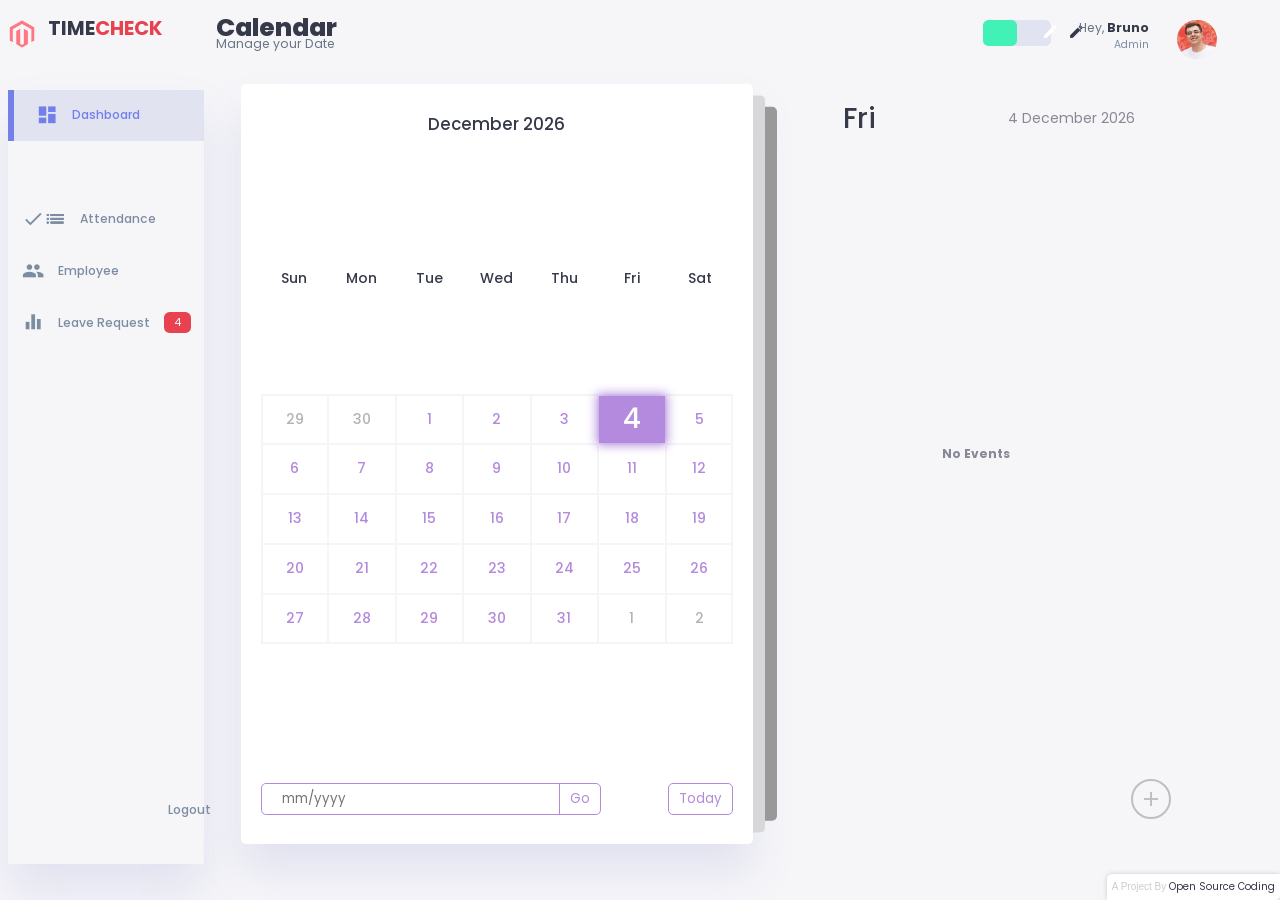
<file: Calenderr/index.html>
<!DOCTYPE html>
<html lang="en">

<head>
  <meta charset="UTF-8" />
  <meta http-equiv="X-UA-Compatible" content="IE=edge" />
  <meta name="viewport" content="width=device-width, initial-scale=1.0" />
  <title>Admin Dashboard</title>

  <link href="https://fonts.googleapis.com/icon?family=Material+Icons+Sharp" rel="stylesheet" />

  <link rel="stylesheet" href="./style.css" />

</head>

<body>
  <div class="container">
    <aside>

      <div class="top">
        <div class="logo">
          <img src="./images/logo.png" alt="Logo" />
          <h2>TIME<span class="primary-variant">CHECK</span></h2>
        </div>
        <div class="close" id="close-btn">
          <span class="material-icons-sharp"> close </span>
        </div>
      </div>

      <div class="sidebar">
        <a href="#" class="active">
          <span class="material-icons-sharp"> dashboard </span>
          <h3>Dashboard</h3>
        </a>
        <a href="#">
          <span class="material-icons-sharp">
            calendar_month
          </span>
          <h3>Calendar</h3>
        </a>
        <a href="#">
          <span class="material-icons-sharp">
            checklist
          </span>
          <h3>Attendance</h3>
        </a>
        <a href="#">
          <span class="material-icons-sharp">
            group
          </span>
          <h3>Employee</h3>
        </a>
        
        <a href="#">
          <span class="material-icons-sharp">
            equalizer
          </span>
          <h3>Leave Request</h3>
          <span class="message-count">4</span>
        </a>
        
        <a href="#">
          <span class="material-icons-sharp"> logout </span>
          <h3>Logout</h3>
        </a>
      </div>
    </aside>
    <main>
      <div class="top">
        <div class="left">
          <div class="employee-text">
            <h1>Calendar</h1>
            <p>Manage your Date</p>
          </div>
        </div>
        <div class="right">
          <button id="menu-btn">
            <span class="material-icons-sharp"> menu </span>
          </button>
          <div class="theme-toggler">
            <span class="material-icons-sharp active"> light_mode </span>
            <span class="material-icons-sharp"> dark_mode </span>
          </div>
          <div class="profile">
            <div class="info">
              <p>Hey, <b>Bruno</b></p>
              <small class="text-muted">Admin</small>
            </div>
            <div class="profile-photo">
              <img src="./images/profile-1.jpg" alt="Profile Picture" />
            </div>
          </div>
        </div>
      </div>
      <div class="container1">
        <div class="left1">
          <div class="calendar">
            <div class="month">
              <i class="fas fa-angle-left prev"></i>
              <div class="date">december 2015</div>
              <i class="fas fa-angle-right next"></i>
            </div>
            <div class="weekdays">
              <div>Sun</div>
              <div>Mon</div>
              <div>Tue</div>
              <div>Wed</div>
              <div>Thu</div>
              <div>Fri</div>
              <div>Sat</div>
            </div>
            <div class="days"></div>
            <div class="goto-today">
              <div class="goto">
                <input type="text" placeholder="mm/yyyy" class="date-input" />
                <button class="goto-btn">Go</button>
              </div>
              <button class="today-btn">Today</button>
            </div>
          </div>
        </div>
        <div class="right1">
          <div class="today-date">
            <div class="event-day">wed</div>
            <div class="event-date">12th december 2022</div>
          </div>
          <div class="events"></div>
          <div class="add-event-wrapper">
            <div class="add-event-header">
              <div class="title">Add Event</div>
              <i class="fas fa-times close"></i>
            </div>
            <div class="add-event-body">
              <div class="add-event-input">
                <input type="text" placeholder="Event Name" class="event-name" />
              </div>
              <div class="add-event-input">
                <input
                  type="text"
                  placeholder="Event Time From"
                  class="event-time-from"
                />
              </div>
              <div class="add-event-input">
                <input
                  type="text"
                  placeholder="Event Time To"
                  class="event-time-to"
                />
              </div>
            </div>
            <div class="add-event-footer">
              <button class="add-event-btn">Add Event</button>
            </div>
          </div>
        </div>
        <button class="add-event">
          <span class="material-icons-sharp"> add </span>
        </button>
      </div>
    </main>
  </div>
  <script src="./cal.js"></script>
  <script src="./index.js"></script>
</body>

</html>
</file>
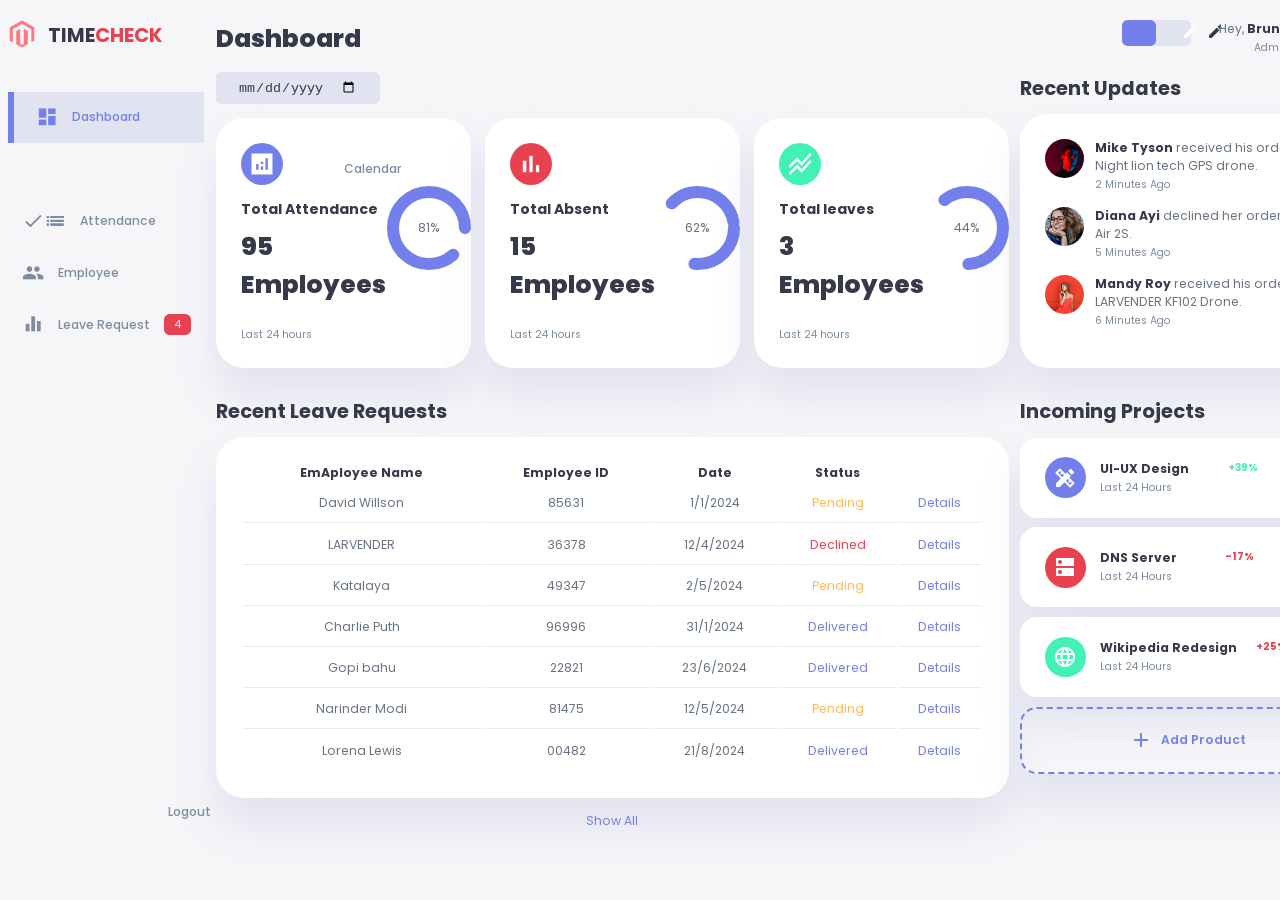
<file: Dashboard/index.html>
<!DOCTYPE html>
<html lang="en">

<head>
  <meta charset="UTF-8" />
  <meta http-equiv="X-UA-Compatible" content="IE=edge" />
  <meta name="viewport" content="width=device-width, initial-scale=1.0" />
  <title>Admin Dashboard</title>

  <link href="https://fonts.googleapis.com/icon?family=Material+Icons+Sharp" rel="stylesheet" />

  <link rel="stylesheet" href="./style.css" />

</head>

<body>
  <div class="container">
    <aside>

      <div class="top">
        <div class="logo">
          <img src="./images/logo.png" alt="Logo" />
          <h2>TIME<span class="primary-variant">CHECK</span></h2>
        </div>
        <div class="close" id="close-btn">
          <span class="material-icons-sharp"> close </span>
        </div>
      </div>

      <div class="sidebar">
        <a href="/Dahboard/index.html" class="active">
          <span class="material-icons-sharp"> dashboard </span>
          <h3>Dashboard</h3>
        </a>
        <a href="#">
          <span class="material-icons-sharp">
            calendar_month
          </span>
          <h3>Calendar</h3>
        </a>
        <a href="/Attendance/index.html">
          <span class="material-icons-sharp">
            checklist
          </span>
          <h3>Attendance</h3>
        </a>
        <a href="#">
          <span class="material-icons-sharp">
            group
          </span>
          <h3>Employee</h3>
        </a>
        
        <a href="#">
          <span class="material-icons-sharp">
            equalizer
          </span>
          <h3>Leave Request</h3>
          <span class="message-count">4</span>
        </a>
        
        <a href="#">
          <span class="material-icons-sharp"> logout </span>
          <h3>Logout</h3>
        </a>
      </div>
    </aside>
   
      <main>
        <h1>Dashboard</h1>

        <div class="date">
          <input type="date" />
        </div>

        <div class="insights">
          <!-- SALES -->
          <div class="sales">
            <span class="material-icons-sharp"> analytics </span>
            <div class="middle">
              <div class="left">
                <h3>Total Attendance</h3>
                <h1>95 Employees</h1>
              </div>
              <div class="progress">
                <svg>
                  <circle cx="38" cy="38" r="36"></circle>
                </svg>
                <div class="number">
                  <p>81%</p>
                </div>
              </div>
            </div>
            <small class="text-muted"> Last 24 hours </small>
          </div>

          <!-- EXPENSES -->
          <div class="expenses">
            <span class="material-icons-sharp"> bar_chart </span>
            <div class="middle">
              <div class="left">
                <h3>Total Absent</h3>
                <h1>15 Employees</h1>
              </div>
              <div class="progress">
                <svg>
                  <circle cx="38" cy="38" r="36"></circle>
                </svg>
                <div class="number">
                  <p>62%</p>
                </div>
              </div>
            </div>
            <small class="text-muted"> Last 24 hours </small>
          </div>

          <!-- INCOME -->
          <div class="income">
            <span class="material-icons-sharp"> stacked_line_chart </span>
            <div class="middle">
              <div class="left">
                <h3>Total leaves</h3>
                <h1>3 Employees</h1>
              </div>
              <div class="progress">
                <svg>
                  <circle cx="38" cy="38" r="36"></circle>
                </svg>
                <div class="number">
                  <p>44%</p>
                </div>
              </div>
            </div>
            <small class="text-muted"> Last 24 hours </small>
          </div>
        </div>

        <div class="recent-orders">
          <h2>Recent Leave Requests</h2>
          <table id="recent-orders--table">
            <thead>
              <tr>
                <th>EmAployee Name</th>
                <th>Employee ID</th>
                <th>Date</th>
                <th>Status</th>
                <th></th>
              </tr>
            </thead>
            <!-- Add tbody here | JS insertion -->
          </table>
          <a href="#">Show All</a>
        </div>
      </main>

      <div class="right">
        <div class="top">
          <button id="menu-btn">
            <span class="material-icons-sharp"> menu </span>
          </button>
          <div class="theme-toggler">
            <span class="material-icons-sharp active"> light_mode </span>
            <span class="material-icons-sharp"> dark_mode </span>
          </div>
          <div class="profile">
            <div class="info">
              <p>Hey, <b>Bruno</b></p>
              <small class="text-muted">Admin</small>
            </div>
            <div class="profile-photo">
              <img src="./images/profile-1.jpg" alt="Profile Picture" />
            </div>
          </div>
        </div>

        <div class="recent-updates">
          <h2>Recent Updates</h2>
          <!-- Add updates div here | JS insertion -->
        </div>

        <div class="sales-analytics">
          <h2>Incoming Projects</h2>
          <div id="analytics">
            <!-- Add items div here | JS insertion -->
          </div>
          <div class="item add-product">
            <div>
              <span class="material-icons-sharp"> add </span>
              <h3>Add Product</h3>
            </div>
          </div>
        </div>
      </div>
    
  </div>

  <script src="./constants/recent-order-data.js"></script>
  <script src="./constants/update-data.js"></script>
  <script src="./constants/sales-analytics-data.js"></script>
  <script src="./index.js"></script>
</body>

</html>
</file>
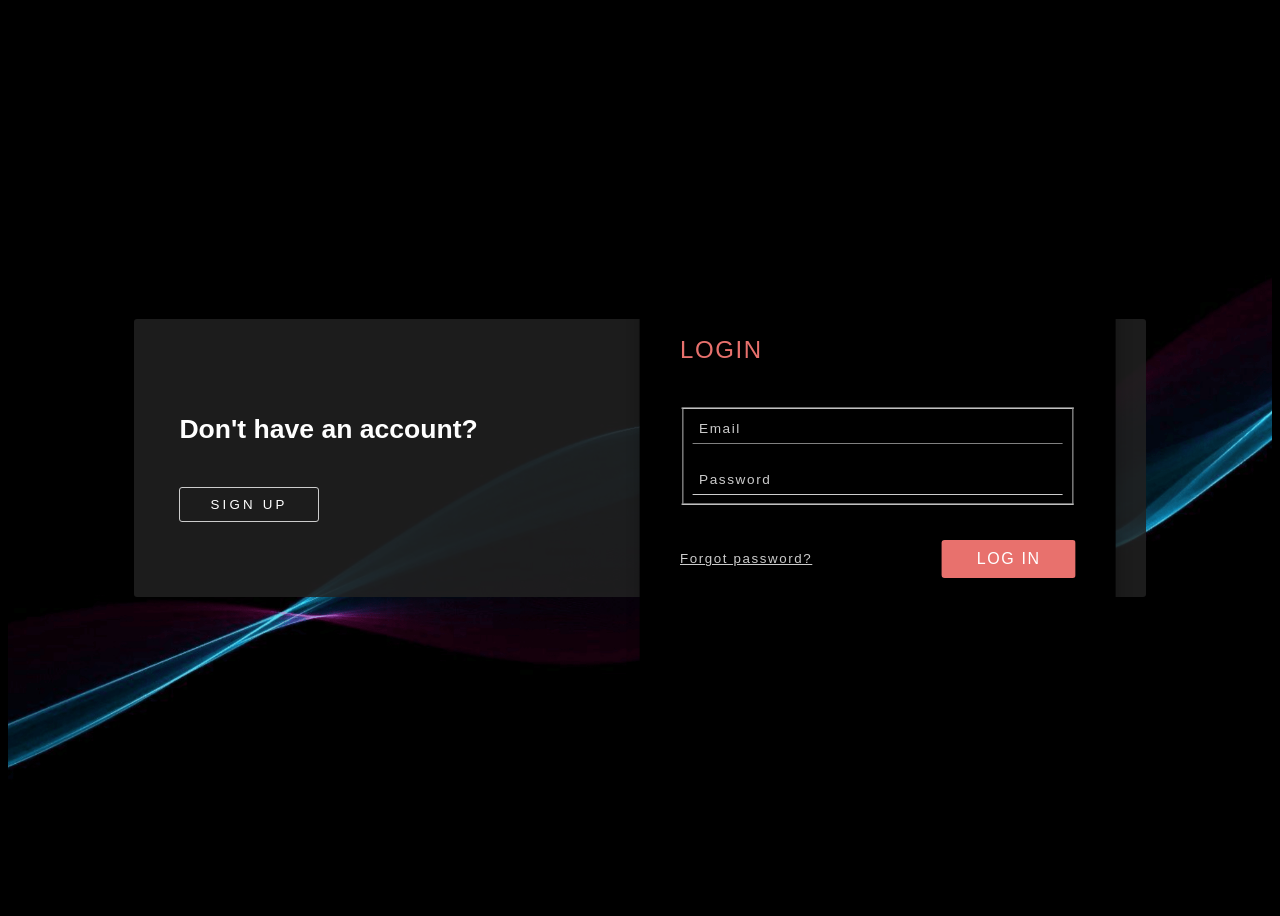
<file: Log in/1.html>
<!DOCTYPE html>
<html lang="en">
<head>
    <meta charset="UTF-8">
    <meta name="viewport" content="width=device-width, initial-scale=1.0">
    <title>Document</title>
    <link rel="stylesheet" href="1.css">
</head>
<body>
    <section class="user">
        <div class="user_options-container">
          <div class="user_options-text">
            <div class="user_options-unregistered">
              <h2 class="user_unregistered-title">Don't have an account?</h2>
              <button class="user_unregistered-signup" id="signup-button">Sign up</button>
            </div>
      
            <div class="user_options-registered">
              <h2 class="user_registered-title">Have an account?</h2>
              <button class="user_registered-login" id="login-button">Login</button>
            </div>
          </div>
          
          <div class="user_options-forms" id="user_options-forms">
            <div class="user_forms-login">
              <h2 class="forms_title">Login</h2>
              <form class="forms_form">
                <fieldset class="forms_fieldset">
                  <div class="forms_field">
                    <input type="email" placeholder="Email" class="forms_field-input" required autofocus />
                  </div>
                  <div class="forms_field">
                    <input type="password" placeholder="Password" class="forms_field-input" required />
                  </div>
                </fieldset>
                <div class="forms_buttons">
                  <button type="button" class="forms_buttons-forgot">Forgot password?</button>
                  <input type="submit" value="Log In" class="forms_buttons-action">
                </div>
              </form>
            </div>
            <div class="user_forms-signup">
              <h2 class="forms_title">Sign Up</h2>
              <form class="forms_form">
                <fieldset class="forms_fieldset">
                  <div class="forms_field">
                    <input type="text" placeholder="Full Name" class="forms_field-input" required />
                  </div>
                  <div class="forms_field">
                    <input type="email" placeholder="Email" class="forms_field-input" required />
                  </div>
                  <div class="forms_field">
                    <input type="password" placeholder="Password" class="forms_field-input" required />
                  </div>
                </fieldset>
                <div class="forms_buttons">
                  <input type="submit" value="Sign up" class="forms_buttons-action">
                </div>
              </form>
            </div>
          </div>
        </div>
      </section>
      <script>
        /**
 * Variables
 */
const signupButton = document.getElementById('signup-button'),
    loginButton = document.getElementById('login-button'),
    userForms = document.getElementById('user_options-forms')

/**
 * Add event listener to the "Sign Up" button
 */
signupButton.addEventListener('click', () => {
  userForms.classList.remove('bounceRight')
  userForms.classList.add('bounceLeft')
}, false)

/**
 * Add event listener to the "Login" button
 */
loginButton.addEventListener('click', () => {
  userForms.classList.remove('bounceLeft')
  userForms.classList.add('bounceRight')
}, false)
      </script>
</body>
</html>
</file>
<file: Calenderr/style.css>
/* DECLARATIONS */
@import url("https://fonts.googleapis.com/css2?family=Poppins:wght@300;400;500;600;700;800&display=swap");

/* ROOT VARIABLES */
:root {
  --color-primary: #7380ec;
  --color-danger: #e8414f;
  --color-success: #41f1b6;
  --color-warning: #ffbb55;
  --color-white: #fff;
  --color-info-dark: #7d8da1;
  --color-info-light: #a5a5a5;
  --color-dark: #363949;
  --color-light: rgba(132, 139, 200, 0.18);
  --color-primary-variant: #111e88;
  --color-dark-variant: #677483;
  --color-background: #f6f6f9;

  --card-border-radius: 2rem;
  --border-radius-1: 0.4rem;
  --border-radius-2: 0.8rem;
  --border-radius-3: 1.2rem;
  --color-back:#f2f2f2;
  --card-padding: 1.8rem;
  --padding-1: 1.2rem;

  --box-shadow: 0 2rem 3rem var(--color-light);
}

/* DARK THEME VARIABLES */
.dark-theme-variables {
  --color-background: #181a1e;
  --color-white: #202528;
  --color-dark: #edeffd;
  --color-dark-variant: #a3bdcc;
  --color-back:#444;
  --color-light: rgba(0, 0, 0, 0.4);
  --box-shadow: 0 2rem 3rem var(--color-light);
}

/* STYLES */
* {
  margin: 0;
  padding: 0;
  outline: 0;
  appearance: none;
  border: 0;
  text-decoration: none;
  list-style: none;
  box-sizing: border-box;
}
html {
  font-size: 14px;
}
body {
  width: 100vw;
  height: 100vh;
  font-family: poppins, sans-serif;
  font-size: 0.88rem;
  background: var(--color-background);
  user-select: none;
  overflow-x: hidden;
  color: var(--color-dark);

}
.container {
  display: grid;
  width: 98%;
  margin: 0 auto;
  gap: 1.8rem;
  grid-template-columns: 14rem auto 23rem;
  margin-left: 0.6rem;
  
}
a {
  color: var(--color-dark);
}
img {
  display: block;
  width: 100%;
}
h1 {
  font-weight: 800;
  font-size: 1.8rem;
}
h2 {
  font-size: 1.4rem;
}
h3 {
  font-size: 0.87rem;
}
h4 {
  font-size: 0.8rem;
}
h5 {
  font-family: 0.77rem;
}
small {
  font-size: 0.75rem;
}
.profile-photo {
  width: 2.8rem;
  height: 2.8rem;
  border-radius: 50%;
  overflow: hidden;
}
.text-muted {
  color: var(--color-info-dark);
}
p {
  color: var(--color-dark-variant);
}
b {
  color: var(--color-dark);
}
.primary {
  color: var(--color-primary);
}
.danger {
  color: var(--color-danger);
}
.success {
  color: var(--color-success);
}
.warning {
  color: var(--color-warning);
}
.primary-variant{
  color:var(--color-danger)
}
/* START ASIDE */
aside {
  height: 100vh;
}
aside .top {
  display: flex;
  align-items: center;
  justify-content: space-between;
  margin-top: 1.4rem;
}

/* Improved Theme Toggler */
.right .theme-toggler span.active {
  background-color: var(--color-success);
  color: var(--color-white);
  transition: background-color 0.3s ease;
}

body {
  transition: background-color 0.3s ease, color 0.3s ease;
}
aside .logo {
  display: flex;
  gap: 0.8rem;
}
aside .logo img {
  width: 2rem;
  height: 2rem;
}
aside .close {
  display: none;
}

/* START SIDEBAR */
aside .sidebar {
  display: flex;
  flex-direction: column;
  height: 86vh;
  position: relative;
  top: 3rem;
  box-shadow: var(--box-shadow);
}
aside h3 {
  font-weight: 500;
}
aside .sidebar a {
  display: flex;
  color: var(--color-info-dark);
  margin-left: 1rem;
  gap: 1rem;
  align-items: center;
  position: relative;
  height: 3.7rem;
  transition: all 300ms ease;
}
aside .sidebar a span {
  font-size: 1.6rem;
  transition: all 300ms ease;
}
aside .sidebar a:last-child {
  position: absolute;
  bottom: 2rem;
  width: 100%;
}
aside .sidebar a.active {
  background: var(--color-light);
  color: var(--color-primary);
  margin-left: 0;
}
aside .sidebar a.active:before {
  content: "";
  width: 6px;
  height: 100%;
  background: var(--color-primary);
}
aside .sidebar a.active span {
  color: var(--color-primary);
  margin-left: calc(1rem - 6px);
}
aside .sidebar a:hover {
  color: var(--color-primary);
}
aside .sidebar a:hover span {
  margin-left: 1rem;
}
aside .sidebar .message-count {
  background: var(--color-danger);
  color: var(--color-white);
  padding: 2px 10px;
  font-size: 11px;
  border-radius: var(--border-radius-1);
}
.top1{
  display: flex;
 flex-wrap: wrap;
}
main{
  margin-left: -1rem;
}

table {
  border-collapse: collapse;
  font-family: Arial, sans-serif;
  box-shadow:var(--box-shadow); /* Adds a subtle shadow */
  z-index: 10; 
  margin-top: -1.5rem;
  width: 100%;
  border-radius: var(--border-radius-1);
}
thead tr {
  background-color: var(--color-back);
  
}

th, td {
  padding: 12px 15px;
  text-align: left;
  vertical-align: middle;
  
}


.profile-pic {
  width: 32px;
  height: 32px;
  border-radius: 50%;
  vertical-align: middle;
  margin-right: 8px;
}

.top {
  display: flex;
  justify-content: space-between;
  gap: 2rem;
  width: 143%;
  line-height: 1.2rem;
}
.top button {
  display: none;
}
.theme-toggler {
  background: var(--color-light);
  display: flex;
  justify-content: space-between;
  align-items: center;
  height: 1.9rem;
  width: 4.9rem;
  cursor: pointer;
  border-radius: var(--border-radius-1);
}
.theme-toggler span {
  font-size: 1.2rem;
  width: 50%;
  height: 100%;
  display: flex;
  align-items: center;
  justify-content: center;
}
.theme-toggler span.active {
  background: var(--color-primary);
  color: white;
  border-radius: var(--border-radius-1);
}
.top .profile {
  display: flex;
  gap: 2rem;
  text-align: right;
}

.right {
  margin-top: 1.4rem;
  margin-left:-1rem ;
  display: flex;
  gap: 2REM;
}
.left {
  margin-top: 1.4rem;
}
:root {
  --primary-clr: #b38add;
}
* {
  margin: 0;
  padding: 0;
  box-sizing: border-box;
  font-family: "Poppins", sans-serif;
}
/* nice scroll bar */
::-webkit-scrollbar {
  width: 5px;
}
::-webkit-scrollbar-track {
  background: #f5f5f5;
  border-radius: 50px;
}
::-webkit-scrollbar-thumb {
  background: var(--primary-clr);
  border-radius: 50px;
}

.container1 {
  position: relative;
  width: 145%;
  height: 90%;
  margin: 0 auto;
  padding: 5px;
  color: #fff;
  display: flex;
  
  border-radius: 10px;
  
}
.left1 {
  width: 55%;
  padding: 20px;
}
.calendar {
  position: relative;
  width: 100%;
  height:100%;
  display: flex;
  flex-direction: column;
  flex-wrap: wrap;
  justify-content: space-between;
  color:var(--color-dark);
  border-radius: 5px;
  background-color: var(--color-white);
  box-shadow: var(--box-shadow);
}
/* set after behind the main element */
.calendar::before,
.calendar::after {
  content: "";
  position: absolute;
  top: 50%;
  left: 100%;
  width: 12px;
  height: 97%;
  border-radius: 0 5px 5px 0;
  background-color: #d3d4d6d7;
  transform: translateY(-50%);
}
.calendar::before {
  height: 94%;
  left: calc(100% + 12px);
  background-color: rgb(153, 153, 153);
}
.calendar .month {
  width: 100%;
  height: 80px;
  display: flex;
  align-items: center;
  justify-content: space-between;
  padding: 0 50px;
  font-size: 1.2rem;
  font-weight: 500;
  text-transform: capitalize;
}
.calendar .month .prev,
.calendar .month .next {
  cursor: pointer;
}
.calendar .month .prev:hover,
.calendar .month .next:hover {
  color: var(--primary-clr);
}
.calendar .weekdays {
  width: 100%;
  height: 10px;
  display: flex;
  align-items: center;
  justify-content: space-between;
  padding: 0 20px;
  font-size: 1rem;
  font-weight: 500;
  text-transform: capitalize;
}
.weekdays div {
  width: 14.28%;
  height: 80%;
  display: flex;
  align-items: center;
  justify-content: center;
}
.calendar .days {
  width: 100%;
  display: flex;
  flex-wrap: wrap;
  justify-content: space-between;
  padding: 0 20px;
  font-size: 1rem;
  font-weight: 500;
  margin-bottom: 20px;
}
.calendar .days .day {
  width: 14.28%;
  height: 50px;
  display: flex;
  align-items: center;
  justify-content: center;
  cursor: pointer;
  color: var(--primary-clr);
  border: 1px solid #f5f5f5;
}
.calendar .days .day:nth-child(7n + 1) {
  border-left: 2px solid #f5f5f5;
}
.calendar .days .day:nth-child(7n) {
  border-right: 2px solid #f5f5f5;
}
.calendar .days .day:nth-child(-n + 7) {
  border-top: 2px solid #f5f5f5;
}
.calendar .days .day:nth-child(n + 29) {
  border-bottom: 2px solid #f5f5f5;
}

.calendar .days .day:not(.prev-date, .next-date):hover {
  color: #fff;
  background-color: var(--primary-clr);
}
.calendar .days .prev-date,
.calendar .days .next-date {
  color: #b3b3b3;
}
.calendar .days .active {
  position: relative;
  font-size: 2rem;
  color: #fff;
  background-color: var(--primary-clr);
}
.calendar .days .active::before {
  content: "";
  position: absolute;
  top: 0;
  left: 0;
  width: 100%;
  height: 100%;
  box-shadow: 0 0 10px 2px var(--primary-clr);
}
.calendar .days .today {
  font-size: 2rem;
}
.calendar .days .event {
  position: relative;
}
.calendar .days .event::after {
  content: "";
  position: absolute;
  bottom: 10%;
  left: 50%;
  width: 75%;
  height: 6px;
  border-radius: 30px;
  transform: translateX(-50%);
  background-color: var(--primary-clr);
}
.calendar .days .day:hover.event::after {
  background-color: #fff;
}
.calendar .days .active.event::after {
  background-color: #fff;
  bottom: 20%;
}
.calendar .days .active.event {
  padding-bottom: 10px;
}
.calendar .goto-today {
  width: 100%;
  height: 50px;
  display: flex;
  align-items: center;
  justify-content: space-between;
  gap: 5px;
  padding: 0 20px;
  margin-bottom: 20px;
  color: var(--primary-clr);
}
.calendar .goto-today .goto {
  display: flex;
  align-items: center;
  border-radius: 5px;
  overflow: hidden;
  border: 1px solid var(--primary-clr);
}
.calendar .goto-today .goto input {
  width: 100%;
  height: 30px;
  outline: none;
  border: none;
  border-radius: 5px;
  padding: 0 20px;
  color: var(--primary-clr);
  border-radius: 5px;
}
.date-input{
  background-color: var(--color-white);
}
.calendar .goto-today button {
  padding: 5px 10px;
  border: 1px solid var(--primary-clr);
  border-radius: 5px;
  background-color: transparent;
  cursor: pointer;
  color: var(--primary-clr);
}
.calendar .goto-today button:hover {
  color: #fff;
  background-color: var(--primary-clr);
}
.calendar .goto-today .goto button {
  border: none;
  border-left: 1px solid var(--primary-clr);
  border-radius: 0;
}
.container .right1 {
  position: relative;
  width: 40%;
  min-height: 100%;
  padding: 20px 0;
  
}

.right1 .today-date {
  width: 100%;
  height: 50px;
  display: flex;
  flex-wrap: wrap;
  gap: 10px;
  align-items: center;
  justify-content: space-between;
  padding: 0 40px;
  padding-left: 70px;
  margin-top: 10px;
  margin-bottom: 10px;
  text-transform: capitalize;
  
}
.right1 .today-date .event-day {
  font-size: 2rem;
  font-weight: 500;
  color: var(--color-dark);
}
.right1 .today-date .event-date {
  font-size: 1rem;
  font-weight: 400;
  color: #878895;
}
.events {
  width: 100%;
  height: 80%;
  max-height: 600px;
  overflow-x: hidden;
  overflow-y: auto;
  display: flex;
  flex-direction: column;
  padding-left: 4px;
}
.events .event {
  position: relative;
  width: 95%;
  min-height: 70px;
  display: flex;
  justify-content: center;
  flex-direction: column;
  gap: 5px;
  padding: 0 20px;
  padding-left: 50px;
  color: #fff;
  background: linear-gradient(90deg, #3f4458, transparent);
  cursor: pointer;
}
/* even event */
.events .event:hover {
  
  background: linear-gradient(90deg, #e0e4ed, transparent);
}
.events .event .title {
  display: flex;
  align-items: center;
  pointer-events: none;
}
.events .event .title .event-title {
  font-size: 1rem;
  font-weight: 400;
  margin-left: 20px;
}
.events .event i {
  color: var(--primary-clr);
  font-size: 0.5rem;
}
.events .event:hover i {
  color: #fff;
}
.events .event .event-time {
  font-size: 0.8rem;
  font-weight: 400;
  color: #fff;
  margin-left: 15px;
  pointer-events: none;
}
.events .event:hover .event-time {
  color: #fff;
}
/* add tick in event after */
.events .event::after {
  content: "✓";
  position: absolute;
  top: 50%;
  right: 0;
  font-size: 3rem;
  line-height: 1;
  display: none;
  align-items: center;
  justify-content: center;
  opacity: 0.3;
  color: var(--primary-clr);
  transform: translateY(-50%);
}
.events .event:hover::after {
  display: flex;
}
.add-event {
  position: absolute;
  bottom: 50px;
  right: 60px;
  width: 40px;
  height: 40px;
  display: flex;
  align-items: center;
  justify-content: center;
  font-size: 1rem;
  color: #878895;
  border: 2px solid #878895;
  opacity: 0.5;
  border-radius: 50%;
  background-color: transparent;
  cursor: pointer;
}
.add-event:hover {
  opacity: 1;
}
.add-event i {
  pointer-events: none;
}
.events .no-event {
  width: 100%;
  height: 100%;
  display: flex;
  align-items: center;
  justify-content: center;
  font-size: 1.5rem;
  font-weight: 500;
  color: #878895;
}
.add-event-wrapper {
  position: absolute;
  bottom: 100px;
  left: 50%;
  width: 90%;
  max-height: 0;
  overflow: hidden;
  border-radius: 5px;
  background-color: #fff;
  transform: translateX(-50%);
  transition: max-height 0.5s ease;
}
.add-event-wrapper.active {
  max-height: 300px;
}
.add-event-header {
  width: 100%;
  height: 50px;
  display: flex;
  align-items: center;
  justify-content: space-between;
  padding: 0 20px;
  color: #373c4f;
  border-bottom: 1px solid #f5f5f5;
}
.add-event-header .close {
  font-size: 1.5rem;
  cursor: pointer;
}
.add-event-header .close:hover {
  color: var(--primary-clr);
}
.add-event-header .title {
  font-size: 1.2rem;
  font-weight: 500;
}
.add-event-body {
  width: 100%;
  height: 100%;
  display: flex;
  flex-direction: column;
  gap: 5px;
  padding: 20px;
}
.add-event-body .add-event-input {
  width: 100%;
  height: 40px;
  display: flex;
  align-items: center;
  justify-content: space-between;
  gap: 10px;
}
.add-event-body .add-event-input input {
  width: 100%;
  height: 100%;
  outline: none;
  border: none;
  border-bottom: 1px solid #f5f5f5;
  padding: 0 10px;
  font-size: 1rem;
  font-weight: 400;
  color: #373c4f;
}
.add-event-body .add-event-input input::placeholder {
  color: #a5a5a5;
}
.add-event-body .add-event-input input:focus {
  border-bottom: 1px solid var(--primary-clr);
}
.add-event-body .add-event-input input:focus::placeholder {
  color: var(--primary-clr);
}
.add-event-footer {
  display: flex;
  align-items: center;
  justify-content: center;
  padding: 20px;
}
.add-event-footer .add-event-btn {
  height: 40px;
  font-size: 1rem;
  font-weight: 500;
  outline: none;
  border: none;
  color: #fff;
  background-color: var(--primary-clr);
  border-radius: 5px;
  cursor: pointer;
  padding: 5px 10px;
  border: 1px solid var(--primary-clr);
}
.add-event-footer .add-event-btn:hover {
  background-color: transparent;
  color: var(--primary-clr);
}

/* media queries */

@media screen and (max-width: 1000px) {
  body {
    align-items: flex-start;
    justify-content: flex-start;
  }
  .container1 {
    min-height: 100vh;
    flex-direction: column;
    border-radius: 0;
  }
  .container .left1 {
    width: 100%;
    height: 100%;
    padding: 20px 0;
  }
  .container .right1 {
    width: 100%;
    height: 100%;
    padding: 20px 0;
  }
  .calendar::before,
  .calendar::after {
    top: 100%;
    left: 50%;
    width: 97%;
    height: 12px;
    border-radius: 0 0 5px 5px;
    transform: translateX(-50%);
  }
  .calendar::before {
    width: 94%;
    top: calc(100% + 12px);
  }
  .events {
    padding-bottom: 340px;
  }
  .add-event-wrapper {
    bottom: 100px;
  }
}
@media screen and (max-width: 500px) {
  .calendar .month {
    height: 75px;
  }
  .calendar .weekdays {
    height: 50px;
  }
  .calendar .days .day {
    height: 40px;
    font-size: 0.8rem;
  }
  .calendar .days .day.active,
  .calendar .days .day.today {
    font-size: 1rem;
  }
  .right1 .today-date {
    padding: 20px;
  }
}
</file>
<file: Dashboard/style.css>
/* DECLARATIONS */
@import url("https://fonts.googleapis.com/css2?family=Poppins:wght@300;400;500;600;700;800&display=swap");

/* ROOT VARIABLES */
:root {
  --color-primary: #7380ec;
  --color-danger: #e8414f;
  --color-success: #41f1b6;
  --color-warning: #ffbb55;
  --color-white: #fff;
  --color-info-dark: #7d8da1;
  --color-info-light: #dce1eb;
  --color-dark: #363949;
  --color-light: rgba(132, 139, 200, 0.18);
  --color-primary-variant: #111e88;
  --color-dark-variant: #677483;
  --color-background: #f6f6f9;

  --card-border-radius: 2rem;
  --border-radius-1: 0.4rem;
  --border-radius-2: 0.8rem;
  --border-radius-3: 1.2rem;

  --card-padding: 1.8rem;
  --padding-1: 1.2rem;

  --box-shadow: 0 2rem 3rem var(--color-light);
}

/* DARK THEME VARIABLES */
.dark-theme-variables {
  --color-background: #181a1e;
  --color-white: #202528;
  --color-dark: #edeffd;
  --color-dark-variant: #a3bdcc;
  --color-light: rgba(0, 0, 0, 0.4);
  --box-shadow: 0 2rem 3rem var(--color-light);
}

/* STYLES */
* {
  margin: 0;
  padding: 0;
  outline: 0;
  appearance: none;
  border: 0;
  text-decoration: none;
  list-style: none;
  box-sizing: border-box;
}
html {
  font-size: 14px;
}
body {
  width: 100vw;
  height: 100vh;
  font-family: poppins, sans-serif;
  font-size: 0.88rem;
  background: var(--color-background);
  user-select: none;
  overflow-x: hidden;
  color: var(--color-dark);

}
.container {
  display: grid;
  width: 98%;
  margin: 0 auto;
  gap: 1.8rem;
  grid-template-columns: 14rem auto 23rem;
  margin-left: 0.6rem;
  
}
a {
  color: var(--color-dark);
}
img {
  display: block;
  width: 100%;
}
h1 {
  font-weight: 800;
  font-size: 1.8rem;
}
h2 {
  font-size: 1.4rem;
}
h3 {
  font-size: 0.87rem;
}
h4 {
  font-size: 0.8rem;
}
h5 {
  font-family: 0.77rem;
}
small {
  font-size: 0.75rem;
}
.profile-photo {
  width: 2.8rem;
  height: 2.8rem;
  border-radius: 50%;
  overflow: hidden;
}
.text-muted {
  color: var(--color-info-dark);
}
p {
  color: var(--color-dark-variant);
}
b {
  color: var(--color-dark);
}
.primary {
  color: var(--color-primary);
}
.danger {
  color: var(--color-danger);
}
.success {
  color: var(--color-success);
}
.warning {
  color: var(--color-warning);
}
.primary-variant{
  color:var(--color-danger)
}
/* START ASIDE */
aside {
  height: 100vh;
}
aside .top {
  display: flex;
  align-items: center;
  justify-content: space-between;
  margin-top: 1.4rem;
}

/* Improved Theme Toggler */
.right .theme-toggler span.active {
  background-color: var(--color-success);
  color: var(--color-white);
  transition: background-color 0.3s ease;
}
main .insights > div:hover {
  transform: translateY(-5px);
  box-shadow: 0 4px 8px rgba(0, 0, 0, 0.2);
  transition: all 0.3s ease;
}
body {
  transition: background-color 0.3s ease, color 0.3s ease;
}
aside .logo {
  display: flex;
  gap: 0.8rem;
}
aside .logo img {
  width: 2rem;
  height: 2rem;
}
aside .close {
  display: none;
}

/* START SIDEBAR */
aside .sidebar {
  display: flex;
  flex-direction: column;
  height: 86vh;
  position: relative;
  top: 3rem;
}
aside h3 {
  font-weight: 500;
}
aside .sidebar a {
  display: flex;
  color: var(--color-info-dark);
  margin-left: 1rem;
  gap: 1rem;
  align-items: center;
  position: relative;
  height: 3.7rem;
  transition: all 300ms ease;
}
aside .sidebar a span {
  font-size: 1.6rem;
  transition: all 300ms ease;
}
aside .sidebar a:last-child {
  position: absolute;
  bottom: 2rem;
  width: 100%;
}
aside .sidebar a.active {
  background: var(--color-light);
  color: var(--color-primary);
  margin-left: 0;
}
aside .sidebar a.active:before {
  content: "";
  width: 6px;
  height: 100%;
  background: var(--color-primary);
}
aside .sidebar a.active span {
  color: var(--color-primary);
  margin-left: calc(1rem - 6px);
}
aside .sidebar a:hover {
  color: var(--color-primary);
}
aside .sidebar a:hover span {
  margin-left: 1rem;
}
aside .sidebar .message-count {
  background: var(--color-danger);
  color: var(--color-white);
  padding: 2px 10px;
  font-size: 11px;
  border-radius: var(--border-radius-1);
}
.top1{
  display: flex;
 flex-wrap: wrap;
}
/* END SIDEBAR */
/* END ASIDE */

/* START MAIN */
main {
  margin-top: 1.4rem;
  margin-left:-1rem ;
}

/* START DATE INPUT */
main .date {
  display: inline-block;
  background: var(--color-light);
  border-radius: var(--border-radius-1);
  margin-top: 1rem;
  padding: 0.5rem 1.6rem;
}
main .date input[type="date"] {
  background: transparent;
  color: var(--color-dark);
}
/* END DATE INPUT */

/* START INSIGHTS */
main .insights {
  display: grid;
  grid-template-columns: repeat(3, 1fr);
  gap: 1rem;
}

main .insights > div {
  background: var(--color-white);
  padding: var(--card-padding);
  border-radius: var(--card-border-radius);
  margin-top: 1rem;
  box-shadow: var(--box-shadow);
  transition: all 300ms ease;
  width: 255px;
  
}
main .insights > div:hover {
  cursor: pointer;
  box-shadow: none;
}
main .insights > div span {
  background: var(--color-primary);
  padding: 0.5rem;
  border-radius: 50%;
  color: var(--color-white);
  font-size: 2rem;
}
main .insights > div.expenses span {
  background: var(--color-danger);
}
main .insights > div.income span {
  background: var(--color-success);
}
main .insights > div .middle {
  display: flex;
  justify-content: space-around;
}
main .insights h3 {
  margin: 1rem 0 0.6rem;
  font-size: 1rem;
}
main .insights .progress {
  position: relative;
  width: 90px;
  height: 90px;
  border-radius: 50%;
  
}
main .insights svg {
  width: 7rem;
  height: 7rem;
}
main .insights svg circle {
  fill: none;
  stroke: var(--color-primary);
  stroke-width: 12;
  stroke-linecap: round;
  transform: translate(5px, 5px);
  stroke-dasharray: 90;
  stroke-dashoffset: 102;
}
main .insights .sales svg circle {
  stroke-dashoffset: -30;
  stroke-dasharray: 200;
}
main .insights .expenses svg circle {
  stroke-dashoffset: 20;
  stroke-dasharray: 80;
}
main .insights .income svg circle {
  stroke-dashoffset: 35;
}
main .insights .progress .number {
  position: absolute;
  top: -2px;
  left: -2px;
  height: 100%;
  width: 100%;
  display: flex;
  justify-content: center;
  align-items: center;
}
main .insights small {
  margin-top: 1.6rem;
  display: block;
}
/* END INSIGHTS */

/* START RECENT ORDERS */
main .recent-orders {
  margin-top: 2rem;
}
main .recent-orders h2 {
  margin-bottom: 0.8rem;
}
main .recent-orders table {
  background: var(--color-white);
  width: 100%;
  border-radius: var(--card-border-radius);
  padding: var(--card-padding);
  text-align: center;
  box-shadow: var(--box-shadow);
  transition: all 300ms ease;
}
main .recent-orders table:hover {
  cursor: pointer;
  box-shadow: none;
}
main table tbody td {
  height: 2.8rem;
  border-bottom: 1px solid var(--color-light);
  color: var(--color-dark-variant);
}
main table tbody tr:last-child td {
  border: none;
}
main .recent-orders a {
  text-align: center;
  display: block;
  margin: 1rem auto;
  color: var(--color-primary);
}
/* END RECENT ORDERS */

/* START RIGHT SECTION */
.right {
  margin-top: 1.4rem;
  margin-left:-1rem ;
}
.right .top {
  display: flex;
  justify-content: end;
  gap: 2rem;
}
.right .top button {
  display: none;
}
.right .theme-toggler {
  background: var(--color-light);
  display: flex;
  justify-content: space-between;
  align-items: center;
  height: 1.9rem;
  width: 4.9rem;
  cursor: pointer;
  border-radius: var(--border-radius-1);
}
.right .theme-toggler span {
  font-size: 1.2rem;
  width: 50%;
  height: 100%;
  display: flex;
  align-items: center;
  justify-content: center;
}
.right .theme-toggler span.active {
  background: var(--color-primary);
  color: white;
  border-radius: var(--border-radius-1);
}
.right .top .profile {
  display: flex;
  gap: 2rem;
  text-align: right;
}

/* START RECENT UPDATES */
.right .recent-updates {
  margin-top: 1rem;
}
.right .recent-updates h2 {
  margin-bottom: 0.8rem;
}
.right .recent-updates .updates {
  background: var(--color-white);
  padding: var(--card-padding);
  border-radius: var(--card-border-radius);
  box-shadow: var(--box-shadow);
  transition: all 300ms ease;
}
.right .recent-updates .updates:hover {
  cursor: pointer;
  box-shadow: none;
}
.right .recent-updates .updates .update {
  display: grid;
  grid-template-columns: 2.6rem auto;
  gap: 1rem;
  margin-bottom: 1rem;
}
/* END RECENT UPDATES */

/* START SALES ANALYTICS */
.right .sales-analytics {
  margin-top: 2rem;
}
.right .sales-analytics h2 {
  margin-bottom: 0.8rem;
}
.right .sales-analytics .item {
  background: var(--color-white);
  display: flex;
  align-items: center;
  gap: 1rem;
  margin-bottom: 0.7rem;
  padding: 1.4rem var(--card-padding);
  border-radius: var(--border-radius-3);
  box-shadow: var(--box-shadow);
  transition: all 300ms ease;
}
.right .sales-analytics .item:hover {
  cursor: pointer;
  box-shadow: none;
}
.right .sales-analytics .item .right {
  display: flex;
  justify-content: space-between;
  align-items: start;
  margin: 0;
  width: 100%;
}
.right .sales-analytics .item .icon {
  padding: 0.6rem;
  color: var(--color-white);
  border-radius: 50%;
  background: var(--color-primary);
  display: flex;
}
.right .sales-analytics .item.offline .icon {
  background: var(--color-danger);
}
.right .sales-analytics .item.customers .icon {
  background: var(--color-success);
}
.right .sales-analytics .add-product {
  background: transparent;
  border: 2px dashed var(--color-primary);
  color: var(--color-primary);
  display: flex;
  align-items: center;
  justify-content: center;
}
.right .sales-analytics .add-product:hover {
  background: var(--color-primary);
  color: white;
}
.right .sales-analytics .add-product div {
  display: flex;
  align-items: center;
  gap: 0.6rem;
}
.right .sales-analytics .add-product h3 {
  font-weight: 600;
}
/* END SALES ANALYTICS */
/* END RIGHT SECTION */

/* START MEDIA QUERIES */
/* TABLETS AND SMALL LAPTOPS */
@media screen and (max-width: 1200px) {
  .container {
    width: 94%;
    grid-template-columns: 7rem auto 23rem;
  }
  aside .logo h2 {
    display: none;
  }
  aside .sidebar h3 {
    display: none;
  }
  aside .sidebar a {
    width: 5.6rem;
  }
  aside .sidebar a:last-child {
    position: relative;
    margin-top: 1.8rem;
  }
  main .insights {
    grid-template-columns: 1fr;
    gap: 0;
  }
  main .recent-orders {
    width: 94%;
    position: absolute;
    left: 50%;
    transform: translateX(-50%);
    margin: 2rem 0 0 8.8rem;
  }
  main .recent-orders table {
    width: 83vw;
  }
  main .recent-orders table thead tr th:first-child,
  main .recent-orders table thead tr th:last-child {
    display: none;
  }
  main .recent-orders table tbody tr td:first-child,
  main .recent-orders table tbody tr td:last-child {
    display: none;
  }
}

/* SMALL TABLETS AND MOBILE */
@media screen and (max-width: 768px) {
  .container {
    width: 100%;
    grid-template-columns: 1fr;
  }
  aside {
    position: fixed;
    left: -100%;
    background: var(--color-white);
    width: 18rem;
    z-index: 3;
    box-shadow: 1rem 3rem 4rem var(--color-light);
    height: 100vh;
    padding-right: var(--card-padding);
    display: none;
    animation: showMenu 400ms ease forwards;
  }
  @keyframes showMenu {
    to {
      left: 0;
    }
  }
  aside .logo {
    margin-left: 1rem;
  }
  aside .logo h2 {
    display: inline;
  }
  aside .sidebar h3 {
    display: inline;
  }
  aside .sidebar a {
    width: 100%;
    height: 3.4rem;
  }
  aside .sidebar a:last-child {
    position: absolute;
    bottom: 5rem;
  }
  aside .close {
    display: inline-block;
    cursor: pointer;
  }
  main {
    margin-top: 8rem;
    padding: 0 1rem;
  }
  main .recent-orders {
    position: relative;
    margin: 3rem 0 0 0;
    width: 100%;
  }
  main .recent-orders table {
    width: 100%;
    margin: 0;
  }
  .right {
    width: 94%;
    margin: 0 auto 4rem;
  }
  .right .top {
    position: fixed;
    top: 0;
    left: 0;
    align-items: center;
    padding: 0 0.8rem;
    height: 4.6rem;
    background: var(--color-white);
    width: 100%;
    margin: 0;
    z-index: 2;
    box-shadow: 0 1rem 1rem var(--color-light);
  }
  .right .top .theme-toggler {
    width: 4.4rem;
    position: absolute;
    left: 66%;
  }
  .right .top .profile .info {
    display: none;
  }
  .right .top button {
    display: inline-block;
    background: transparent;
    cursor: pointer;
    color: var(--color-dark);
    position: absolute;
    left: 1rem;
  }
  .right .top button span {
    font-size: 2rem;
  }
}
/* END MEDIA QUERIES */
/* SIDEBAR ANIMATION */
</file>
<file: Log in/1.css>
* {
    box-sizing: border-box;
  }
  
  body {
    font-family: "Montserrat", sans-serif;
    font-size: 12px;
    line-height: 1em;
    background-color: black;
  }
  
  button {
    background-color: transparent;
    padding: 0;
    border: 0;
    outline: 0;
    cursor: pointer;
  }
  
  input {
    background-color: transparent;
    padding: 0;
    border: 0;
    outline: 0;
  }
  input[type="submit"] {
    cursor: pointer;
  }
  input::-webkit-input-placeholder {
    font-size: 0.85rem;
    font-family: "Montserrat", sans-serif;
    font-weight: 300;
    letter-spacing: 0.1rem;
    color: #ccc;
  }
  input::-moz-placeholder {
    font-size: 0.85rem;
    font-family: "Montserrat", sans-serif;
    font-weight: 300;
    letter-spacing: 0.1rem;
    color: #ccc;
  }
  input:-ms-input-placeholder {
    font-size: 0.85rem;
    font-family: "Montserrat", sans-serif;
    font-weight: 300;
    letter-spacing: 0.1rem;
    color: #ccc;
  }
  input::-ms-input-placeholder {
    font-size: 0.85rem;
    font-family: "Montserrat", sans-serif;
    font-weight: 300;
    letter-spacing: 0.1rem;
    color: #ccc;
  }
  input::placeholder {
    font-size: 0.85rem;
    font-family: "Montserrat", sans-serif;
    font-weight: 300;
    letter-spacing: 0.1rem;
    color: #ccc;
  }
  
  /**
   * Bounce to the left side
   */
  @-webkit-keyframes bounceLeft {
    0% {
      -webkit-transform: translate3d(100%, -50%, 0);
              transform: translate3d(100%, -50%, 0);
    }
    50% {
      -webkit-transform: translate3d(-30px, -50%, 0);
              transform: translate3d(-30px, -50%, 0);
    }
    100% {
      -webkit-transform: translate3d(0, -50%, 0);
              transform: translate3d(0, -50%, 0);
    }
  }
  @keyframes bounceLeft {
    0% {
      -webkit-transform: translate3d(100%, -50%, 0);
              transform: translate3d(100%, -50%, 0);
    }
    50% {
      -webkit-transform: translate3d(-30px, -50%, 0);
              transform: translate3d(-30px, -50%, 0);
    }
    100% {
      -webkit-transform: translate3d(0, -50%, 0);
              transform: translate3d(0, -50%, 0);
    }
  }
  /**
   * Bounce to the left side
   */
  @-webkit-keyframes bounceRight {
    0% {
      -webkit-transform: translate3d(0, -50%, 0);
              transform: translate3d(0, -50%, 0);
    }
    50% {
      -webkit-transform: translate3d(calc(100% + 30px), -50%, 0);
              transform: translate3d(calc(100% + 30px), -50%, 0);
    }
    100% {
      -webkit-transform: translate3d(100%, -50%, 0);
              transform: translate3d(100%, -50%, 0);
    }
  }
  @keyframes bounceRight {
    0% {
      -webkit-transform: translate3d(0, -50%, 0);
              transform: translate3d(0, -50%, 0);
    }
    50% {
      -webkit-transform: translate3d(calc(100% + 30px), -50%, 0);
              transform: translate3d(calc(100% + 30px), -50%, 0);
    }
    100% {
      -webkit-transform: translate3d(100%, -50%, 0);
              transform: translate3d(100%, -50%, 0);
    }
  }
  /**
   * Show Sign Up form
   */
  @-webkit-keyframes showSignUp {
    100% {
      opacity: 1;
      visibility: visible;
      -webkit-transform: translate3d(0, 0, 0);
              transform: translate3d(0, 0, 0);
    }
  }
  @keyframes showSignUp {
    100% {
      opacity: 1;
      visibility: visible;
      -webkit-transform: translate3d(0, 0, 0);
              transform: translate3d(0, 0, 0);
    }
  }
  /**
   * Page background
   */
  .user {
    display: -webkit-box;
    display: flex;
    -webkit-box-pack: center;
            justify-content: center;
    -webkit-box-align: center;
            align-items: center;
    width: 100%;
    height: 100vh;
    background: url("homeback\ \(1\).png") no-repeat center;
    background-size: cover;
  }
  .user_options-container {
    position: relative;
    width: 80%;
  }
  .user_options-text {
    display: -webkit-box;
    display: flex;
    -webkit-box-pack: justify;
            justify-content: space-between;
    width: 100%;
    background-color: rgba(34, 34, 34, 0.85);
    border-radius: 3px;
  }
  
  /**
   * Registered and Unregistered user box and text
   */
  .user_options-registered,
  .user_options-unregistered {
    width: 50%;
    padding: 75px 45px;
    color: #fff;
    font-weight: 300;
  }
  
  .user_registered-title,
  .user_unregistered-title {
    margin-bottom: 15px;
    font-size: 1.66rem;
    line-height: 1em;
  }
  
  .user_unregistered-text,
  .user_registered-text {
    font-size: 0.83rem;
    line-height: 1.4em;
  }
  
  .user_registered-login,
  .user_unregistered-signup {
    margin-top: 30px;
    border: 1px solid #ccc;
    border-radius: 3px;
    padding: 10px 30px;
    color: #fff;
    text-transform: uppercase;
    line-height: 1em;
    letter-spacing: 0.2rem;
    -webkit-transition: background-color 0.2s ease-in-out, color 0.2s ease-in-out;
    transition: background-color 0.2s ease-in-out, color 0.2s ease-in-out;
  }
  .user_registered-login:hover,
  .user_unregistered-signup:hover {
    color: rgba(34, 34, 34, 0.85);
    background-color: #ccc;
  }
  
  /**
   * Login and signup forms
   */
  .user_options-forms {
    position: absolute;
    top: 50%;
    left: 30px;
    width: calc(50% - 30px);
    min-height: 420px;
    background-color: black;
    border-radius: 3px;
    box-shadow: 2px 0 15px rgba(0, 0, 0, 0.25);
    overflow: hidden;
    -webkit-transform: translate3d(100%, -50%, 0);
            transform: translate3d(100%, -50%, 0);
    -webkit-transition: -webkit-transform 0.4s ease-in-out;
    transition: -webkit-transform 0.4s ease-in-out;
    transition: transform 0.4s ease-in-out;
    transition: transform 0.4s ease-in-out, -webkit-transform 0.4s ease-in-out;
  }
  .user_options-forms .user_forms-login {
    -webkit-transition: opacity 0.4s ease-in-out, visibility 0.4s ease-in-out;
    transition: opacity 0.4s ease-in-out, visibility 0.4s ease-in-out;
  }
  .user_options-forms .forms_title {
    margin-bottom: 45px;
    font-size: 1.5rem;
    font-weight: 500;
    line-height: 1em;
    text-transform: uppercase;
    color: #e8716d;
    letter-spacing: 0.1rem;
  }
  .user_options-forms .forms_field:not(:last-of-type) {
    margin-bottom: 20px;
  }
  .user_options-forms .forms_field-input {
    width: 100%;
    border-bottom: 1px solid #ccc;
    padding: 6px 20px 6px 6px;
    font-family: "Montserrat", sans-serif;
    font-size: 1rem;
    font-weight: 300;
    color: gray;
    letter-spacing: 0.1rem;
    -webkit-transition: border-color 0.2s ease-in-out;
    transition: border-color 0.2s ease-in-out;
  }
  .user_options-forms .forms_field-input:focus {
    border-color: gray;
  }
  .user_options-forms .forms_buttons {
    display: -webkit-box;
    display: flex;
    -webkit-box-pack: justify;
            justify-content: space-between;
    -webkit-box-align: center;
            align-items: center;
    margin-top: 35px;
  }
  .user_options-forms .forms_buttons-forgot {
    font-family: "Montserrat", sans-serif;
    letter-spacing: 0.1rem;
    color: #ccc;
    text-decoration: underline;
    -webkit-transition: color 0.2s ease-in-out;
    transition: color 0.2s ease-in-out;
  }
  .user_options-forms .forms_buttons-forgot:hover {
    color: #b3b3b3;
  }
  .user_options-forms .forms_buttons-action {
    background-color: #e8716d;
    border-radius: 3px;
    padding: 10px 35px;
    font-size: 1rem;
    font-family: "Montserrat", sans-serif;
    font-weight: 300;
    color: #fff;
    text-transform: uppercase;
    letter-spacing: 0.1rem;
    -webkit-transition: background-color 0.2s ease-in-out;
    transition: background-color 0.2s ease-in-out;
  }
  .user_options-forms .forms_buttons-action:hover {
    background-color: #e14641;
  }
  .user_options-forms .user_forms-signup,
  .user_options-forms .user_forms-login {
    position: absolute;
    top: 70px;
    left: 40px;
    width: calc(100% - 80px);
    opacity: 0;
    visibility: hidden;
    -webkit-transition: opacity 0.4s ease-in-out, visibility 0.4s ease-in-out, -webkit-transform 0.5s ease-in-out;
    transition: opacity 0.4s ease-in-out, visibility 0.4s ease-in-out, -webkit-transform 0.5s ease-in-out;
    transition: opacity 0.4s ease-in-out, visibility 0.4s ease-in-out, transform 0.5s ease-in-out;
    transition: opacity 0.4s ease-in-out, visibility 0.4s ease-in-out, transform 0.5s ease-in-out, -webkit-transform 0.5s ease-in-out;
  }
  .user_options-forms .user_forms-signup {
    -webkit-transform: translate3d(120px, 0, 0);
            transform: translate3d(120px, 0, 0);
  }
  .user_options-forms .user_forms-signup .forms_buttons {
    -webkit-box-pack: end;
            justify-content: flex-end;
  }
  .user_options-forms .user_forms-login {
    -webkit-transform: translate3d(0, 0, 0);
            transform: translate3d(0, 0, 0);
    opacity: 1;
    visibility: visible;
  }
  
  /**
   * Triggers
   */
  .user_options-forms.bounceLeft {
    -webkit-animation: bounceLeft 1s forwards;
            animation: bounceLeft 1s forwards;
  }
  .user_options-forms.bounceLeft .user_forms-signup {
    -webkit-animation: showSignUp 1s forwards;
            animation: showSignUp 1s forwards;
  }
  .user_options-forms.bounceLeft .user_forms-login {
    opacity: 0;
    visibility: hidden;
    -webkit-transform: translate3d(-120px, 0, 0);
            transform: translate3d(-120px, 0, 0);
  }
  .user_options-forms.bounceRight {
    -webkit-animation: bounceRight 1s forwards;
            animation: bounceRight 1s forwards;
  }
  
  /**
   * Responsive 990px
   */
  @media screen and (max-width: 990px) {
    .user_options-forms {
      min-height: 350px;
    }
    .user_options-forms .forms_buttons {
      -webkit-box-orient: vertical;
      -webkit-box-direction: normal;
              flex-direction: column;
    }
    .user_options-forms .user_forms-login .forms_buttons-action {
      margin-top: 30px;
    }
    .user_options-forms .user_forms-signup,
    .user_options-forms .user_forms-login {
      top: 40px;
    }
  
    .user_options-registered,
    .user_options-unregistered {
      padding: 50px 45px;
    }
  }
</file>
